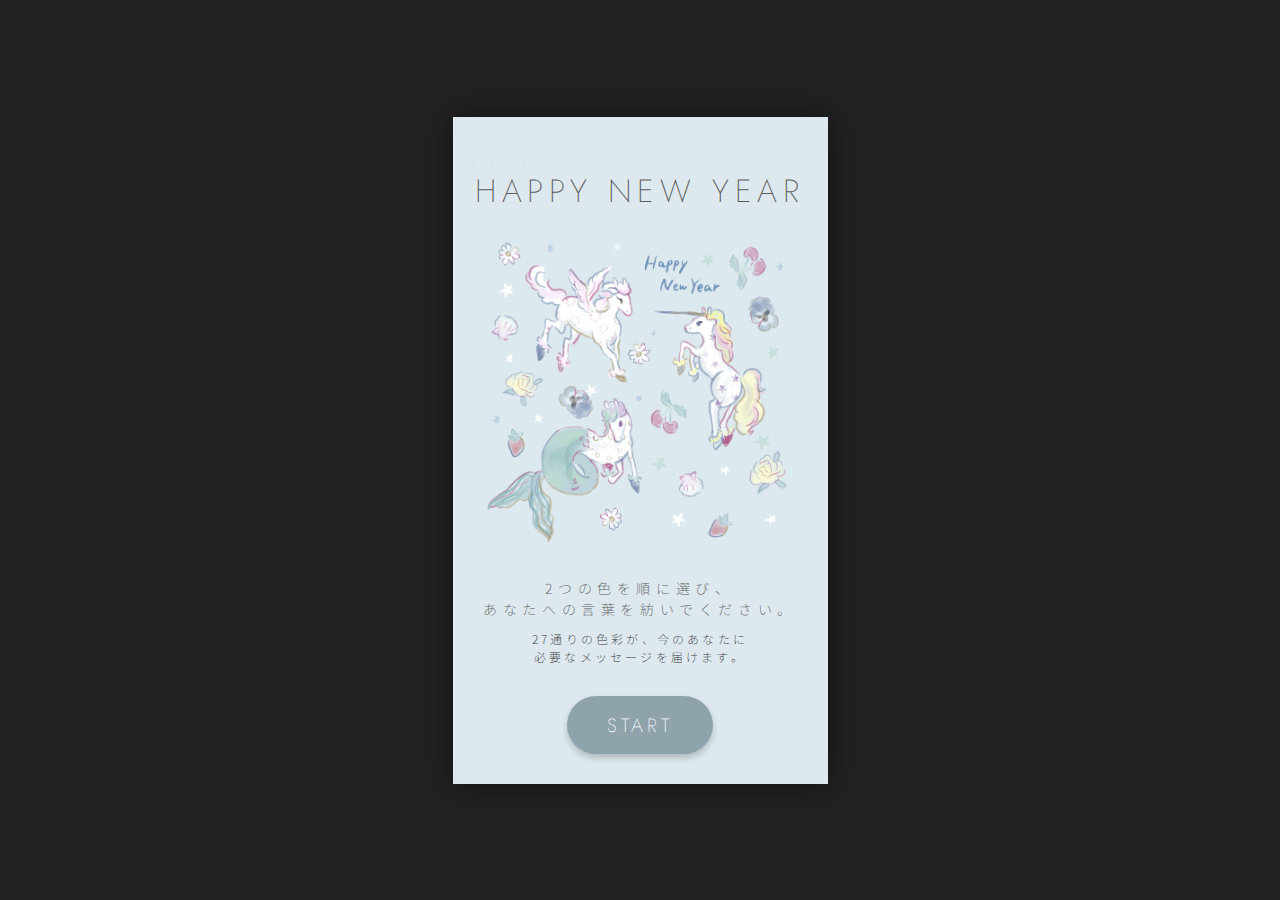
<file: templates/index.html>
<!DOCTYPE html>
<html lang="ja">

<head>
    <meta charset="UTF-8">
    <meta name="viewport" content="width=375, user-scalable=no, initial-scale=1.0">
    <link
        href="https://fonts.googleapis.com/css2?family=Jost:wght@100..900&family=Noto+Sans+JP:wght@100..900&display=swap"
        rel="stylesheet">
    <title>HAPPY NEW YEAR</title>
    <link rel="stylesheet" href="/static/css/style.css">
    <!-- Google Fonts: Noto Sans JP -->
    <link rel="preconnect" href="https://fonts.googleapis.com">
    <link rel="preconnect" href="https://fonts.gstatic.com" crossorigin>
    <link
        href="https://fonts.googleapis.com/css2?family=Noto+Sans+JP:wght@400;700&family=Jost:wght@300;400;700&display=swap"
        rel="stylesheet">
</head>

<body>
    <div id="game-container">
        <!-- New Stats UI (Top Left) -->
        <div id="stats-ui">
            <div id="progress-circle">
                <span id="progress-text">0/5</span>
            </div>
            <div id="count-display">
                <!-- Counters for Merged Types -->
                <div class="count-item" id="count-type-1">
                    <img src="/static/assets/202601_1.png" alt="red"><span>×0</span>
                </div>
                <div class="count-item" id="count-type-2">
                    <img src="/static/assets/202601_2.png" alt="yellow"><span>×0</span>
                </div>
                <div class="count-item" id="count-type-3">
                    <img src="/static/assets/202601_3.png" alt="purple"><span>×0</span>
                </div>
            </div>
        </div>

        <!-- Start Screen -->
        <div id="start-screen">
            <h1 class="start-title">HAPPY NEW YEAR</h1>
            <img src="/static/assets/202601_com.png" class="start-image" alt="Title Image">
            <p class="start-desc">2つの色を順に選び、<br>あなたへの言葉を紡いでください。</p>
            <p class="start-desc">27通りの色彩が、今のあなたに<br>必要なメッセージを届けます。</p>
            <button id="start-button">START</button>
        </div>

        <div id="game-area"></div>

        <!-- Instruction Overlay -->
        <div id="message-overlay"
            style="position: absolute; top: 15%; left: 0; width: 100%; text-align: center; pointer-events: none; z-index: 10; opacity: 0; transition: opacity 0.5s;">
            <p
                style="background: transparent; display: inline-block; padding: 10px; border-radius: 10px; font-weight: 300; border: 1px solid white; color: #333; font-family: 'Noto Sans JP', sans-serif;">
                ２つのばらを連続クリックして<br>くっつけてね<br>5つ揃ったらメッセージが現れます
            </p>
        </div>
    </div>
    <script src="/static/js/script.js"></script>
</body>

</html>
</file>
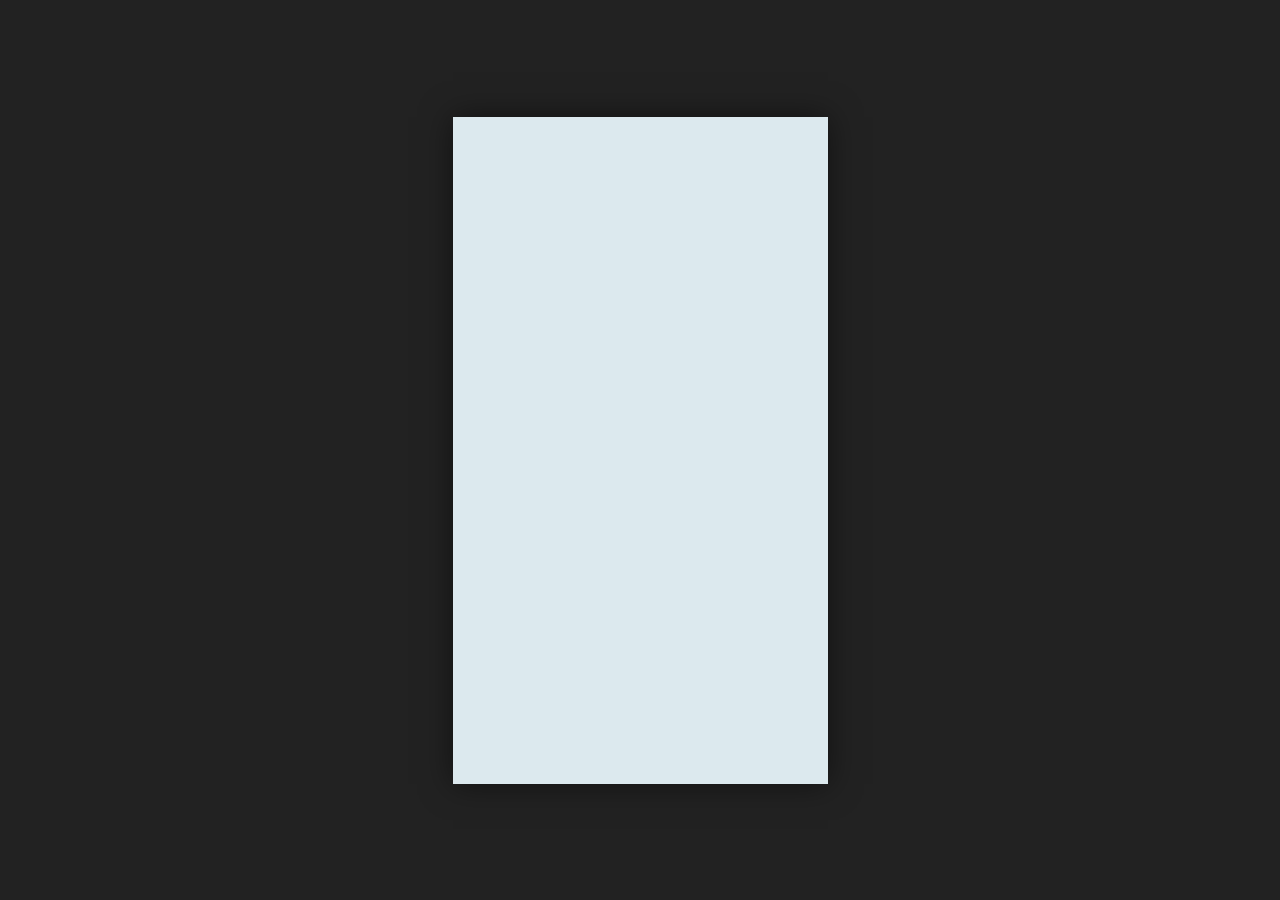
<file: project/templates/index.html>
<!DOCTYPE html>
<html lang="ja">
<head>
    <meta charset="UTF-8">
    <meta name="viewport" content="width=device-width, initial-scale=1.0, maximum-scale=1.0, user-scalable=no">
    <title>Falling Motifs Game</title>
    <link href="https://fonts.googleapis.com/css2?family=Noto+Sans+JP:wght@400;700&display=swap" rel="stylesheet">
    <link rel="stylesheet" href="/static/css/style.css">
</head>
<body>
    <div id="game-container">
        <!-- Canvas is created by JS or used as a layer if needed, 
             but here we will use DOM elements for motifs to easily handle CSS transforms/images -->
        <div id="game-area"></div>
        
        <div id="message-overlay" class="hidden">
            <div class="message-box">
                <p id="result-text"></p>
<!--                <button onclick="location.reload()">もう一度遊ぶ</button>-->
            </div>
        </div>
    </div>
    <script src="/static/js/script.js"></script>
</body>
</html>
</file>
<file: static/css/style.css>
:root {
    --normal-size: 64px;
    --merged-size: 168px;
    --final-size: 512px;
}

body,
html {
    margin: 0;
    padding: 0;
    width: 100%;
    height: 100%;
    overflow: hidden;
    background-color: #222;
    font-family: 'Noto Sans JP', sans-serif;
    font-weight: 300 !important;
    touch-action: none;
    user-select: none;
    -webkit-user-select: none;
    display: flex;
    justify-content: center;
    align-items: center;
}

#game-container {
    width: 375px;
    height: 667px;
    position: relative;
    overflow: hidden;
    background-color: #dce9ee;
    box-shadow: 0 0 30px rgba(0, 0, 0, 0.5);
    box-sizing: border-box;

    /* visual square */
}

/* Stats UI */
#stats-ui {
    position: absolute;
    top: 20px;
    left: 20px;
    display: flex;
    align-items: center;
    z-index: 50;
    /* Above game, below overlays */
    pointer-events: none;
    font-family: 'Jost', sans-serif;
    color: #333;
    font-weight: 300;
}

#progress-circle {
    width: 50px;
    height: 50px;
    border-radius: 50%;
    background: transparent;
    border: 1px solid #333;
    display: flex;
    justify-content: center;
    align-items: center;
    font-size: 12px;
    transition: transform 0.1s;
}

.pop-active {
    animation: popScale 3s cubic-bezier(0.175, 0.885, 0.32, 1.275);
}

@keyframes popScale {
    0% {
        transform: scale(1);
    }

    50% {
        transform: scale(3.4);
    }

    100% {
        transform: scale(1);
    }
}

#progress-text {
    font-size: 19px;
}

#count-display {
    margin-left: 15px;
    display: flex;
    align-items: center;
    font-size: 20px;
    gap: 18px;
    /* Add gap between counters */
}

.count-item {
    display: flex;
    align-items: center;
}

.count-item img {
    height: 50px;
    width: auto;
    margin-right: 7px;
}

/* Start Screen */
#start-screen {
    position: absolute;
    top: 0;
    left: 0;
    width: 100%;
    height: 100%;
    background: rgba(220, 233, 238, 0.98);
    display: flex;
    flex-direction: column;
    justify-content: center;
    align-items: center;
    z-index: 1000;
    transition: opacity 0.5s ease;
}

#start-screen.hidden {
    opacity: 0;
    pointer-events: none;
}

.start-title {
    font-size: 32px;
    /* Keep scale or use px preference? User said 'contents' changed, but maybe keep size large? User set font-settings in previous prompt. Let's make it look good with Jost */
    font-family: 'Jost', sans-serif;
    font-weight: 200;
    color: #5b5b5b;
    /* Requested White */
    margin-bottom: 20px;
    letter-spacing: 0.35rem;
}

.start-image {
    width: 310px;
    height: auto;
    margin-bottom: 20px;
    animation: floatFinal 3s infinite ease-in-out;
}

.start-desc {
    font-size: 12px;
    color: #333;
    text-align: center;
    line-height: 1.5;
    letter-spacing: 0.2rem;
    margin-bottom: 30px;
    font-family: 'Noto Sans JP', sans-serif;
    font-weight: 200;
}

.start-desc:first-of-type {
    margin-bottom: 10px;
    font-size: 14px;
    color: #5b5b5b;
    letter-spacing: 0.35rem;
}

.start-desc:last-of-type {
    margin-top: 0;
}

#start-button {
    background-color: rgb(143, 163, 173);
    color: white;
    border: none;
    padding: 15px 40px;
    font-size: 1.2rem;
    border-radius: 30px;
    cursor: pointer;
    box-shadow: 0 4px 6px rgba(0, 0, 0, 0.2);
    font-family: 'Jost', sans-serif;
    font-weight: 200 !important;
    letter-spacing: 0.25rem;
    transition: transform 0.1s;
}

#start-button:active {
    transform: scale(0.95);
}

#game-area {
    width: 100%;
    height: 100%;
    position: absolute;
    top: 0;
    left: 0;
}

.motif {
    position: absolute;
    background-size: contain;
    background-repeat: no-repeat;
    background-position: center;
    will-change: transform;
    top: 0;
    left: 0;
    transition: filter 0.2s;
}

.motif.normal {
    width: 64px;
    height: 64px;
    margin-left: -32px;
    margin-top: -32px;
    border-radius: 50%;
}

.motif.merged {
    width: 168px;
    height: 168px;
    margin-left: -84px;
    margin-top: -84px;
    border-radius: 0%;
    object-fit: contain;
}

/* Selected State */
.motif.selected {
    filter: brightness(1.2) drop-shadow(0 15px 15px rgba(0, 0, 0, 0.3));
    z-index: 100;
}

/* Cinematic Overlay */
#cinematic-overlay {
    position: absolute;
    top: 0;
    left: 0;
    width: 100%;
    height: 100%;
    background: rgba(255, 255, 255, 0.8);
    display: flex;
    justify-content: center;
    align-items: center;
    z-index: 500;
    opacity: 0;
    pointer-events: none;
    transition: opacity 0.3s ease;
}

#cinematic-overlay.active {
    opacity: 1;
    pointer-events: auto;
}

#cinematic-image {
    width: 50%;
    height: auto;
    transform: scale(0);
}

.spin-anim {
    animation: cinematicSpin 1.5s ease-in-out forwards;
}

@keyframes cinematicSpin {
    0% {
        transform: rotate(0deg) scale(0.5);
        opacity: 0;
    }

    20% {
        transform: rotate(36deg) scale(1.1);
        opacity: 1;
    }

    100% {
        transform: rotate(360deg) scale(1);
        opacity: 1;
    }
}

.spin-anim.large-anim {
    animation-name: cinematicSpinLarge;
}

@keyframes cinematicSpinLarge {
    0% {
        transform: rotate(0deg) scale(0.6);
        opacity: 0;
    }

    20% {
        transform: rotate(36deg) scale(1.4);
        opacity: 1;
    }

    100% {
        transform: rotate(360deg) scale(1.3);
        opacity: 1;
    }
}

/* Finale Styles */
#finale-container {
    position: absolute;
    top: 0;
    left: 0;
    width: 100%;
    height: 100%;
    display: flex;
    flex-direction: column;
    justify-content: center;
    align-items: center;
    background: rgba(220, 233, 238, 0.95);
    opacity: 0;
    transition: opacity 1s ease;
    z-index: 999;
    pointer-events: none;
}

#finale-container.visible {
    opacity: 1;
    pointer-events: auto;
}

.finale-image {
    width: 310px;
    height: auto;
    margin-bottom: 20px;
    animation: floatFinal 3s infinite ease-in-out;
}

.finale-text {
    font-size: 15px;
    color: rgb(91, 91, 91);
    font-family: 'Noto Sans JP', sans-serif;
    font-weight: 200;
    text-align: center;
    line-height: 1.6;
    margin: 10px 30px;
    white-space: pre-wrap;
    font-weight: 300;
    background: linear-gradient(120deg, rgb(243, 249, 255), rgb(253, 250, 255));
    padding: 15px;
    border-radius: 10px;
    letter-spacing: 0.35rem;
    opacity: 0;
    transform: translateY(30px);
}

#finale-container.visible .finale-text {
    animation: fadeInUpText 3s ease-out forwards;
}

@keyframes fadeInUpText {
    from {
        opacity: 0;
        transform: translateY(30px);
    }

    to {
        opacity: 1;
        transform: translateY(0);
    }
}

.restart-btn {
    display: none;
    background-color: rgb(143, 163, 173);
    color: white;
    border: none;
    padding: 12px 30px;
    font-size: 1.1rem;
    border-radius: 25px;
    cursor: pointer;
    margin-top: 20px;
    box-shadow: 0 4px 6px rgba(0, 0, 0, 0.1);
    transition: transform 0.1s;
    font-family: 'Noto Sans JP', sans-serif;
    font-weight: 300 !important;
}

#finale-container.visible .restart-btn {
    display: block;
    animation: popBtn 0.5s 1s backwards;
}

.restart-btn:active {
    transform: scale(0.95);
}

@keyframes floatFinal {

    0%,
    100% {
        transform: translateY(0);
    }

    50% {
        transform: translateY(-10px);
    }
}

@keyframes popBtn {
    from {
        transform: scale(0);
    }

    to {
        transform: scale(1);
    }
}

#message-overlay p {
    font-family: 'Noto Sans JP', sans-serif;
    font-weight: 300 !important;
    color: #333;
    font-size: 14px;
    letter-spacing: 0.1rem;
}

canvas {
    /* ズームやスクロールなどの標準動作を無効化し、自作ゲームの操作だけを通す */
    touch-action: none;

    /* 長押しでメニューが出るのを防ぐ */
    -webkit-user-select: none;
    -webkit-touch-callout: none;

    /* タップした時の青い光を消す */
    -webkit-tap-highlight-color: transparent;
}
</file>
